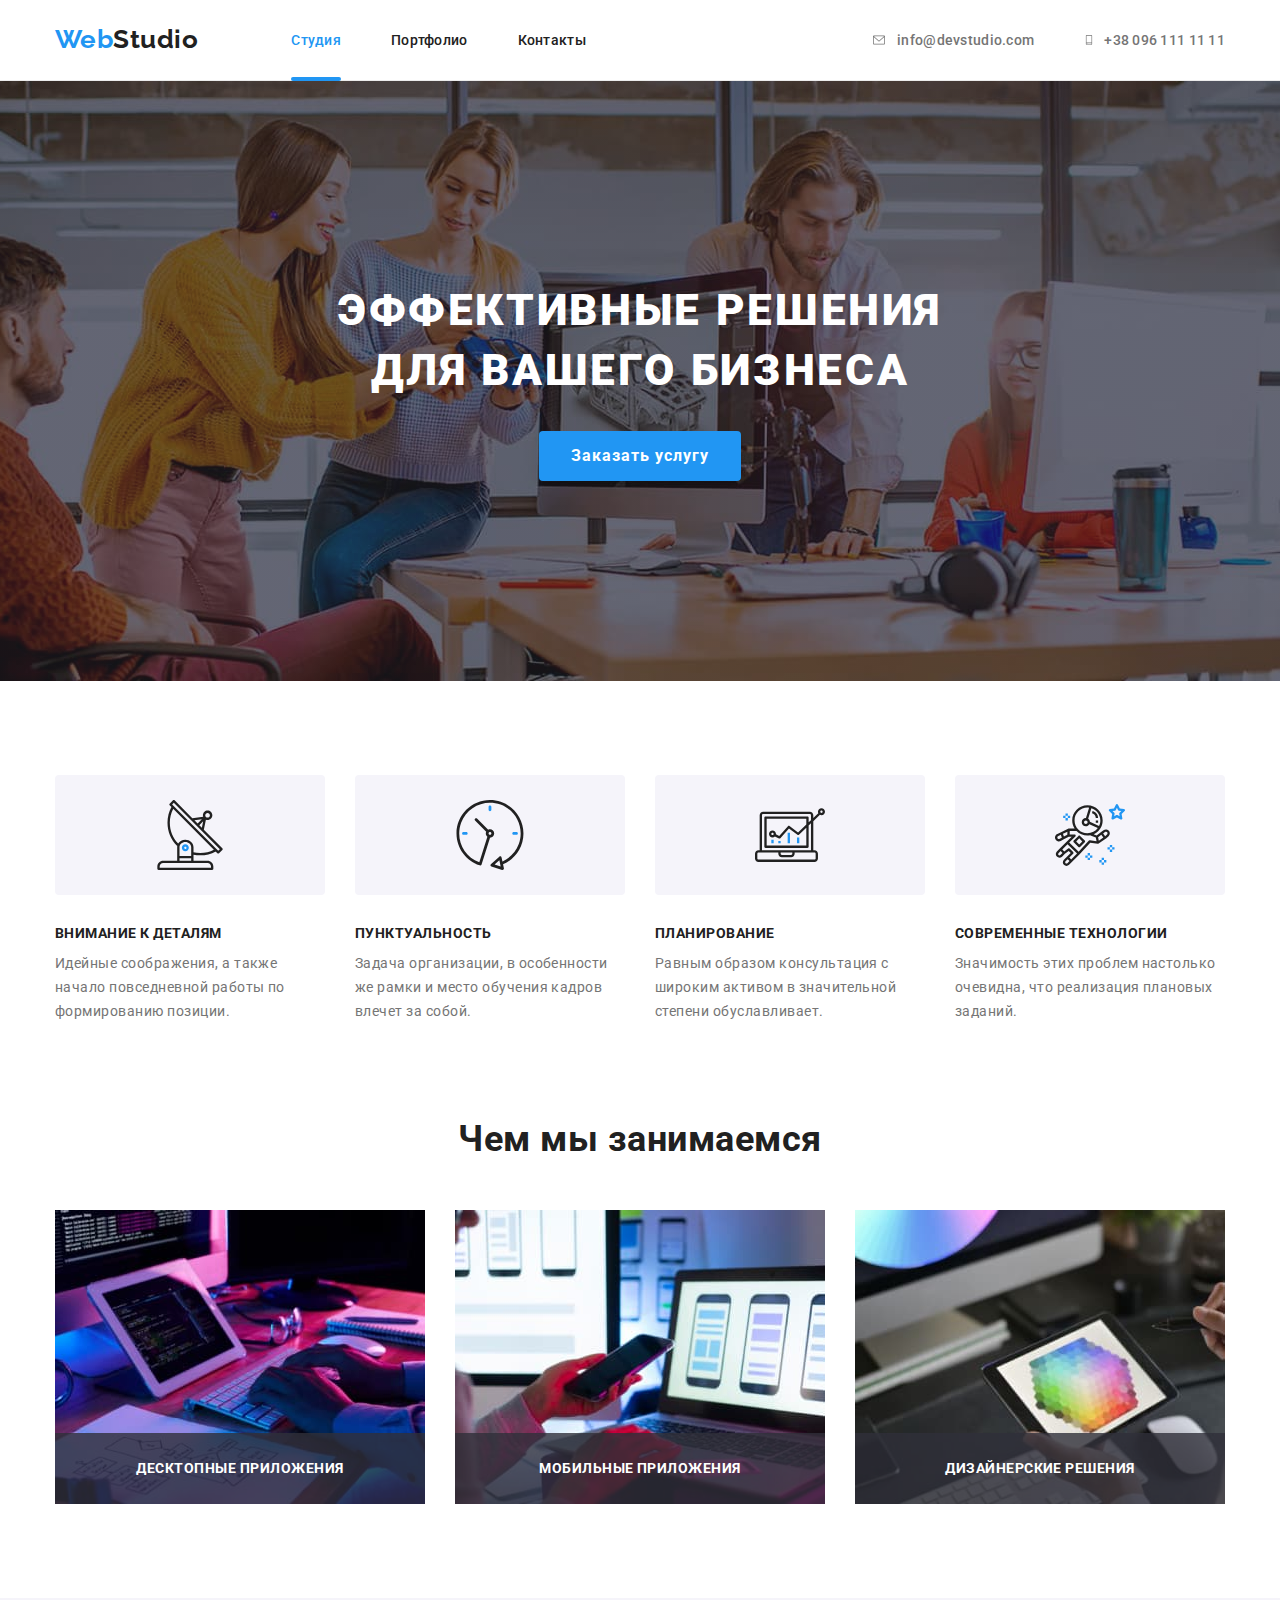
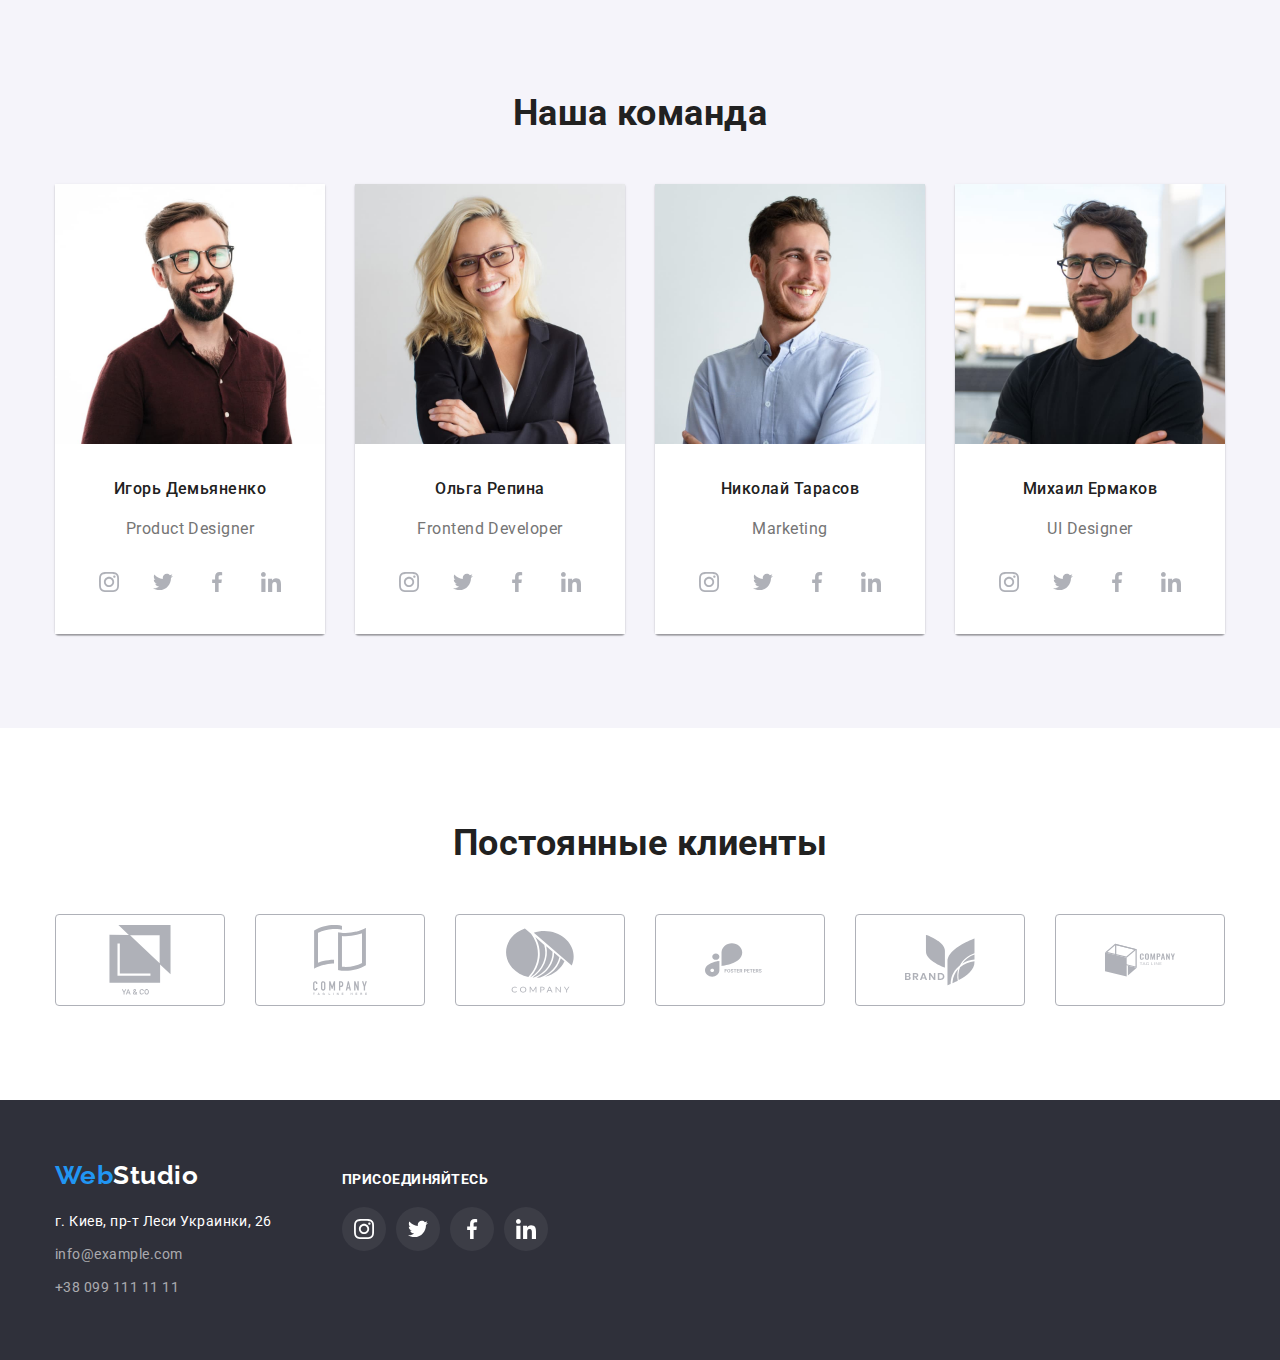
<file: index.html>
<!DOCTYPE html>
<html lang="ru">
<head>
    <meta charset="UTF-8">
    <meta http-equiv="X-UA-Compatible" content="IE=edge">
    <meta name="viewport" content="width=device-width, initial-scale=1.0">
    <title>Студия</title>
    <link href="https://fonts.googleapis.com/css2?family=Raleway:wght@700&family=Roboto:wght@400;500;700;900&display=swap"
      rel="stylesheet">
      <link rel="stylesheet" href="https://cdnjs.cloudflare.com/ajax/libs/modern-normalize/1.1.0/modern-normalize.min.css">
    <link rel="stylesheet" href="./css/styles.css">
</head>
<body>
    <!-- шапка документа -->
    <header class="header">
      <div class="main-nav container">
         
          <a href="./index.html" class="logo link"><span class="logo-part">Web</span>Studio</a>
          <nav class="nav">
          <ul class="site-nav list">
             <li class="item">
                 <a href="./index.html" class="link current">Студия</a>
             </li>
             <li class="item">
                 <a href="./portfolio.html" class="link">Портфолио</a>
             </li>
             <li class="item">
                 <a href="" class="link">Контакты</a>
             </li>
          </ul>
        </nav>
            <ul class="auth-nav list">
              <li class="item">
                 <a href="mailto:info@devstudio.com" class="contact"><svg class="nav-icon" width="16" height="12">
                  <use href="./images/icons.svg#icon-mail"></use>
                </svg>info@devstudio.com
                   </a>
              </li>
              <li class="item">
                 <a href="tel:+380961111111" class="contact"><svg class="nav-icon" width="10" height="16">
                  <use href="./images/icons.svg#icon-smartphone"></use>
                </svg>+38 096 111 11 11
                   </a>
              </li>
            </ul>

      </div>

    </header>

    <!-- основная часть -->
 <main>
      <!-- секция 1 hero -->

     <section class="section hero">
       <div class="container">
          <h1 class="hero-title">Эффективные решения <br/>для вашего бизнеса</h1>
          <button type="button" class="hero-btn" data-modal-open>Заказать услугу</button>
        </div>
     </section>

     <!-- секция 2 -->
     <section class="section">
       <div class="container">
          <h2 class="visuallyhidden">Преимущества</h2>
          <ul class=" feature list">
             <li class="feature-item">
               <div class="feature-icon">
                    <svg class="feature-icon-item" width="70" height="70">
                      <use href="./images/icons.svg#icon-antenna"></use>
                    </svg>
               </div>
                 <h3 class="feature-title">Внимание к деталям</h3>
                 <p class="feature-text">Идейные соображения, а также начало повседневной работы по формированию позиции.</p>
             </li>
             <li class="feature-item">
              <div class="feature-icon">
                <svg class="feature-icon-item" width="70" height="70">
                  <use href="./images/icons.svg#icon-clock"></use>
                </svg>
              </div>
                  <h3 class="feature-title">Пунктуальность</h3>
                  <p class="feature-text">Задача организации, в особенности же рамки и место обучения кадров влечет за собой.</p>
              </li>
              <li class="feature-item">
                <div class="feature-icon">
                  <svg class="feature-icon-item" width="70" height="70">
                    <use href="./images/icons.svg#icon-diagram"></use>
                  </svg>
                </div>
                  <h3 class="feature-title">Планирование</h3>
                  <p class="feature-text">Равным образом консультация с широким активом в значительной степени обуславливает.</p>
              </li>
              <li class="feature-item">
                <div class="feature-icon">
                  <svg class="feature-icon-item" width="70" height="70">
                    <use href="./images/icons.svg#icon-astronaut"></use>
                  </svg>
                </div>
                  <h3 class="feature-title">Современные технологии</h3>
                  <p class="feature-text">Значимость этих проблем настолько очевидна, что реализация плановых заданий.</p>
              </li>
           </ul>
        </div>
     </section>

     <!-- секция 3 -->

     <section class="do section">
       <div class="container">
         <h2 class="title">Чем мы занимаемся</h2>
         <ul class="idea list">
              <li class="visual-list">
                <div class="thumb">
                <img src="./images/design.jpg" width="370" height="294"  alt="написание кода">
              <p class="design">Десктопные приложения</p>
              </div>
             </li>
              <li class="visual-list">
                <div class="thumb">
                <img src="./images/visualization.jpg" width="370" height="294" alt="подбор интерфейса">
                <p class="design">Мобильные приложения</p>
              </div>
            </li>
              <li class="visual-list">
                <div class="thumb">
                <img src="./images/colors.jpg" width="370" height="294" alt="выбор цветового оформления">
              <p class="design">Дизайнерские решения</p>
            </div>
          </li>
         </ul>
       </div>
     </section>

     <!-- секция 4 -->

     <section class="section team">
       <div class="container">
         <h2 class="title">Наша команда</h2>
         <ul class="team-set list">
             <li class="team-card"><img src="./images/ihor.jpg" width="270" height="260"  alt="Игорь Демьяненко">
              <div class="team-card-footer">
               <h3 class="team-name">Игорь Демьяненко</h3>
               <p lang="en" class="team-position">Product Designer</p>
               <ul class="social-icon-set list">
                 <li class="social-icon"><a href="" class="social-icon-link"><svg class="social-icon-item" width="20" height="20"><use href="images/icons.svg#icon-instagram" ></use></svg></a></li>
                 <li class="social-icon"><a href="" class="social-icon-link"><svg class="social-icon-item" width="20" height="20"><use href="images/icons.svg#icon-twitter" ></use></svg></a></li>
                 <li class="social-icon"><a href="" class="social-icon-link"><svg class="social-icon-item" width="20" height="20"><use href="images/icons.svg#icon-facebook" ></use></svg></a></li>
                 <li class="social-icon"><a href="" class="social-icon-link"><svg class="social-icon-item" width="20" height="20"><use href="images/icons.svg#icon-linkedin" ></use></svg></a></li>
               </ul>
              </div>
             </li>
             <li class="team-card"><img src="./images/olha.jpg" width="270" height="260" alt="Ольга Репина">
              <div class="team-card-footer">
               <h3 class="team-name">Ольга Репина</h3>
               <p lang="en" class="team-position">Frontend Developer</p>
              <ul class="social-icon-set list">
                <li class="social-icon"><a href="" class="social-icon-link"><svg class="social-icon-item" width="20" height="20">
                      <use href="images/icons.svg#icon-instagram"></use>
                    </svg></a></li>
                <li class="social-icon"><a href="" class="social-icon-link"><svg class="social-icon-item" width="20" height="20">
                      <use href="images/icons.svg#icon-twitter"></use>
                    </svg></a></li>
                <li class="social-icon"><a href="" class="social-icon-link"><svg class="social-icon-item" width="20" height="20">
                      <use href="images/icons.svg#icon-facebook"></use>
                    </svg></a></li>
                <li class="social-icon"><a href="" class="social-icon-link"><svg class="social-icon-item" width="20" height="20">
                      <use href="images/icons.svg#icon-linkedin"></use>
                    </svg></a></li>
              </ul>
              </div>
             </li>
             <li class="team-card"><img src="./images/nikolay.jpg" width="270" height="260" alt="Николай Тарасов">
              <div class="team-card-footer">
               <h3 class="team-name">Николай Тарасов</h3>
               <p lang="en" class="team-position">Marketing</p>
              <ul class="social-icon-set list">
                <li class="social-icon"><a href="" class="social-icon-link"><svg class="social-icon-item" width="20" height="20">
                      <use href="images/icons.svg#icon-instagram"></use>
                    </svg></a></li>
                <li class="social-icon"><a href="" class="social-icon-link"><svg class="social-icon-item" width="20" height="20">
                      <use href="images/icons.svg#icon-twitter"></use>
                    </svg></a></li>
                <li class="social-icon"><a href="" class="social-icon-link"><svg class="social-icon-item" width="20" height="20">
                      <use href="images/icons.svg#icon-facebook"></use>
                    </svg></a></li>
                <li class="social-icon"><a href="" class="social-icon-link"><svg class="social-icon-item" width="20" height="20">
                      <use href="images/icons.svg#icon-linkedin"></use>
                    </svg></a></li>
              </ul>
              </div>
             </li>
             <li class="team-card"><img src="./images/mykhail.jpg" width="270" height="260" alt="Михаил Ермаков">
              <div class="team-card-footer">
               <h3 class="team-name">Михаил Ермаков</h3>
               <p lang="en" class="team-position">UI Designer</p>
              <ul class="social-icon-set list">
                <li class="social-icon"><a href="" class="social-icon-link"><svg class="social-icon-item" width="20" height="20">
                      <use href="images/icons.svg#icon-instagram"></use>
                    </svg></a></li>
                <li class="social-icon"><a href="" class="social-icon-link"><svg class="social-icon-item" width="20" height="20">
                      <use href="images/icons.svg#icon-twitter"></use>
                    </svg></a></li>
                <li class="social-icon"><a href="" class="social-icon-link"><svg class="social-icon-item" width="20" height="20">
                      <use href="images/icons.svg#icon-facebook"></use>
                    </svg></a></li>
                <li class="social-icon"><a href="" class="social-icon-link"><svg class="social-icon-item" width="20" height="20">
                      <use href="images/icons.svg#icon-linkedin"></use>
                    </svg></a></li>
              </ul>
              </div>
             </li>
         </ul>
       </div>
     </section>

     <!-- секция 5 -->

     <section class="section clients">
       <div class="container">
         <h2 class="title">Постоянные клиенты</h2>
         <ul class="clients-set list">
           <li class="clients-icon"><a href="" class="clients-icon-link"><svg class="clients-icon-item" width="70" height="70"><use href="./images/icons.svg#icon-square"></use></svg></a></li>
           <li class="clients-icon"><a href="" class="clients-icon-link"><svg class="clients-icon-item" width="70" height="70"><use href="./images/icons.svg#icon-sheet"></use></svg></a></li>
           <li class="clients-icon"><a href="" class="clients-icon-link"><svg class="clients-icon-item" width="70" height="70"><use href="./images/icons.svg#icon-orange"></use></svg></a></li>
           <li class="clients-icon"><a href="" class="clients-icon-link"><svg class="clients-icon-item" width="70" height="70"><use href="./images/icons.svg#icon-drop"></use></svg></a></li>
           <li class="clients-icon"><a href="" class="clients-icon-link"><svg class="clients-icon-item" width="70" height="70"><use href="./images/icons.svg#icon-leaf"></use></svg></a></li>
           <li class="clients-icon"><a href="" class="clients-icon-link"><svg class="clients-icon-item" width="70" height="70"><use href="./images/icons.svg#icon-cube"></use></svg></a></li>
         </ul>
       </div>
     </section>
    </main>

    <!-- подвал -->
    <footer class="footer">
        <div class="container footer-flex">
          <div class="contact-flex">
          <a href="./index.html" class="link logo-footer"><span class="logo-accent">Web</span>Studio</a>
          <address>
          <ul class="footer-address list">
            <li class="footer-address-go"><a href="https://www.google.com.ua/maps/place/%D0%B1%D1%83%D0%BB.+%D0%9B%D0%B5%D1%81%D0%B8+%D0%A3%D0%BA%D1%80%D0%B0%D0%B8%D0%BD%D0%BA%D0%B8,+26,+%D0%9A%D0%B8%D0%B5%D0%B2,+02000/@50.4265807,30.5361918,17z/data=!3m1!4b1!4m5!3m4!1s0x40d4cf0e033ecbe9:0x57a4dffefec77da0!8m2!3d50.4265807!4d30.5383858?hl=ru"
                class="site-address link">г. Киев, пр-т Леси Украинки, 26</a></li>
            
                <li class="footer-address-point"><a href="mailto:info@example.com" class="link footer-contact">info@example.com</a></li>
                <li class="footer-address-point"><a href="tel:+380991111111" class="link footer-contact">+38 099 111 11 11</a></li>
          </ul>
          </address>
          </div>
          <div class="join">
            <h2 class="title join-title">присоединяйтесь</h2>
            <ul class="footer-icon-set list">
              <li class="footer-icon"><a href="" class="footer-icon-link"><svg class="footer-icon-item" width="20" height="20">
                    <use href="images/icons.svg#icon-instagram" ></use>
                  </svg></a></li>
              <li class="footer-icon"><a href="" class="footer-icon-link"><svg class="footer-icon-item" width="20" height="20">
                    <use href="images/icons.svg#icon-twitter" ></use>
                  </svg></a></li>
              <li class="footer-icon"><a href="" class="footer-icon-link"><svg class="footer-icon-item" width="20" height="20">
                    <use href="images/icons.svg#icon-facebook" ></use>
                  </svg></a></li>
              <li class="footer-icon"><a href="" class="footer-icon-link"><svg class="footer-icon-item" width="20" height="20">
                    <use href="images/icons.svg#icon-linkedin" ></use>
                  </svg></a></li>
            </ul>
          </div>
        </div>

    </footer>
    <div class="backdrop is-hidden" data-modal>
      <div class="modal">
        <button type="button" class="modal-x" data-modal-close>
          <svg class="modal-x-svg" width="18" height="18">
            <use href="images/icons.svg#icon-x"></use>
          </svg>
        </button>
      </div>
    </div>
    <script src="./js/modal.js"></script>
</body>
</html>
</file>
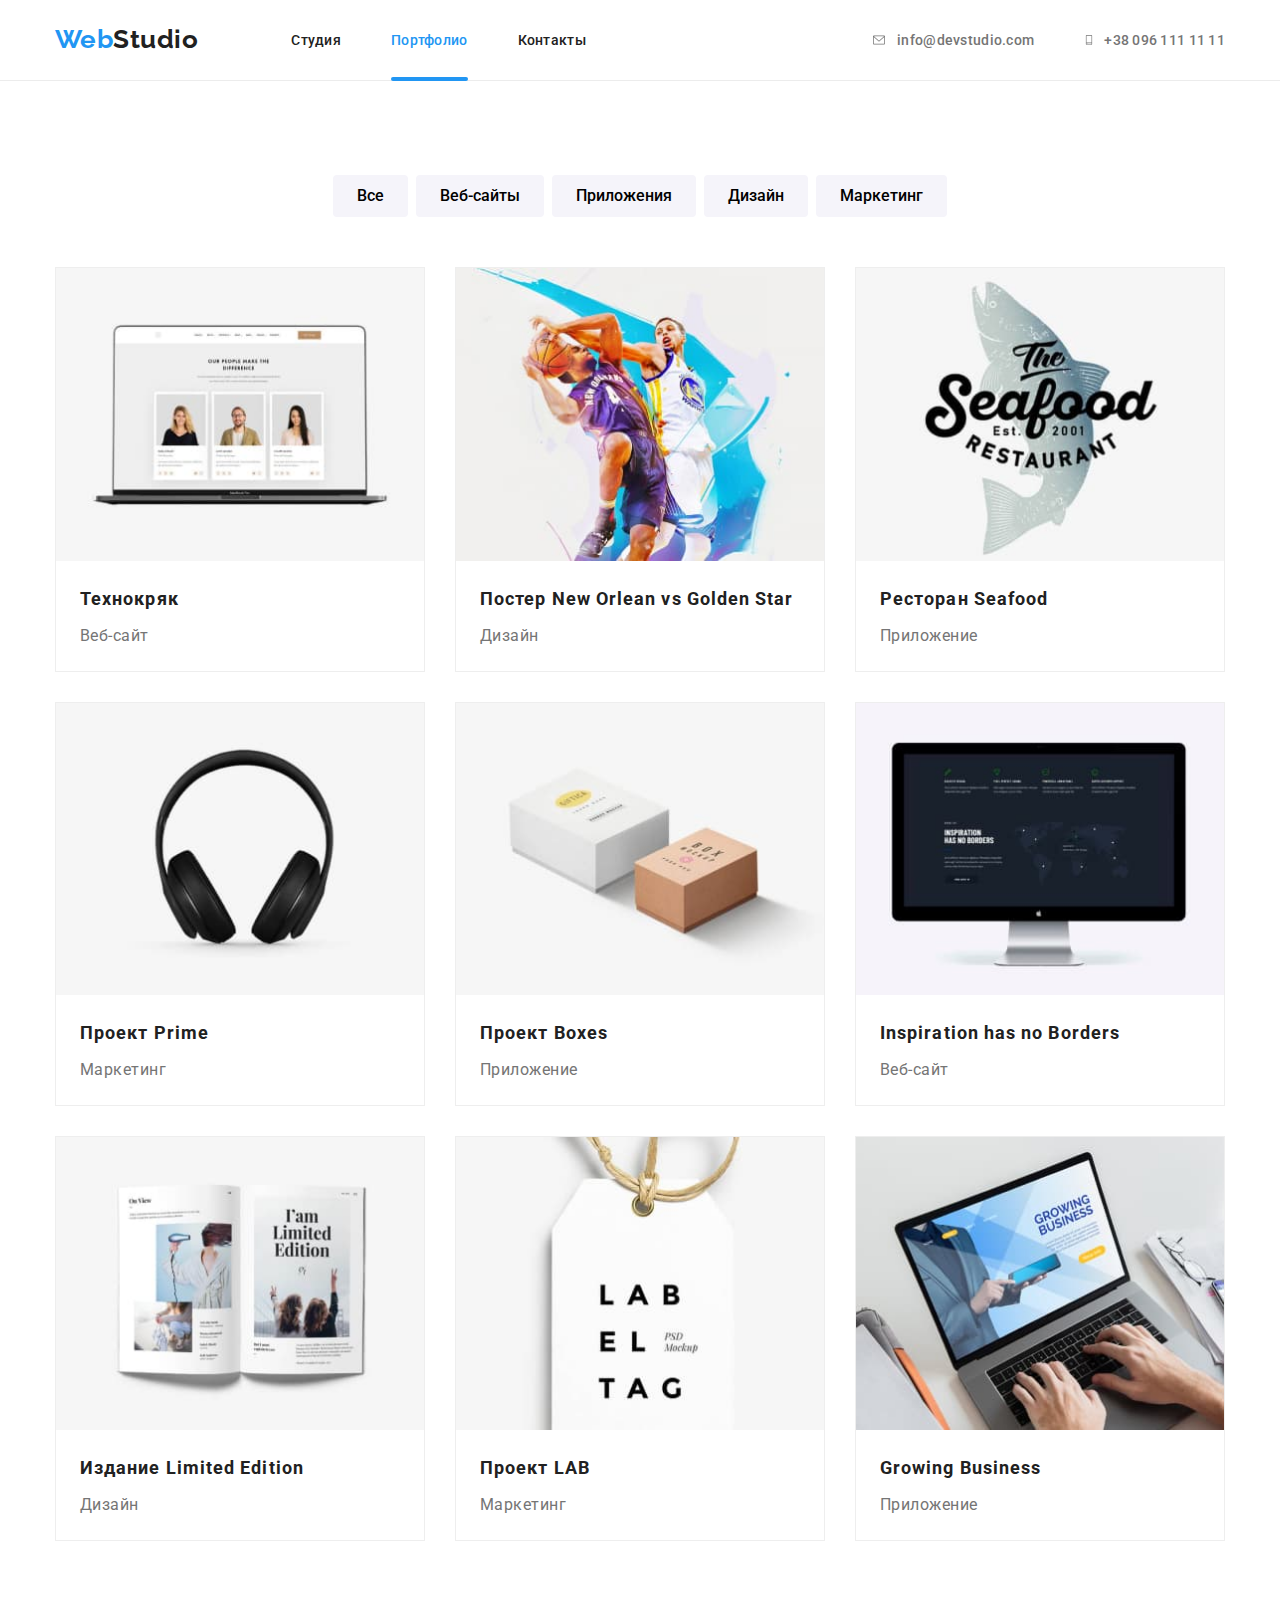
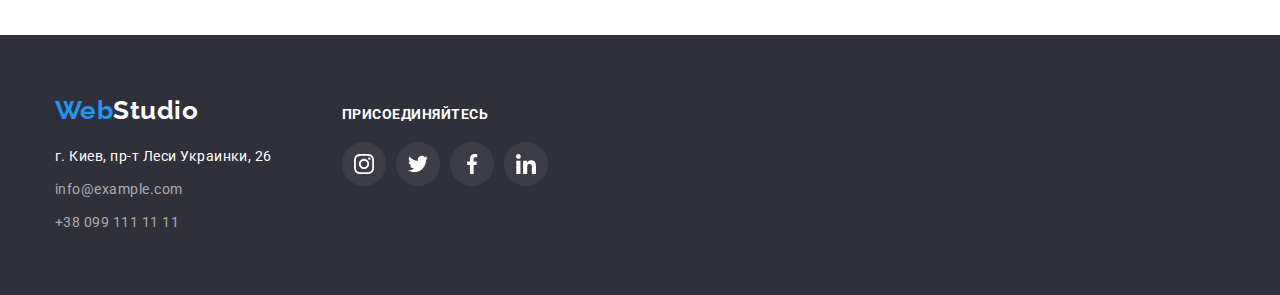
<file: portfolio.html>
<!DOCTYPE html>
<html lang="ru">
<head>
    <meta charset="UTF-8">
    <meta http-equiv="X-UA-Compatible" content="IE=edge">
    <meta name="viewport" content="width=device-width, initial-scale=1.0">
    <title>Портфолио</title>
    <link href="https://fonts.googleapis.com/css2?family=Raleway:wght@700&family=Roboto:wght@400;500;700;900&display=swap"
        rel="stylesheet">
        <link rel="stylesheet" href="https://cdnjs.cloudflare.com/ajax/libs/modern-normalize/1.1.0/modern-normalize.min.css">
    <link rel="stylesheet" href="./css/styles.css">
</head>
<body>

    <!-- шапка -->

    <header class="header">
        <div class="main-nav container">
    
            <a href="./index.html" class="logo link"><span class="logo-part">Web</span>Studio</a>
            <nav class="nav">
                <ul class="site-nav list">
                    <li class="item">
                        <a href="./index.html" class="link">Студия</a>
                    </li>
                    <li class="item">
                        <a href="./portfolio.html" class="link current">Портфолио</a>
                    </li>
                    <li class="item">
                        <a href="" class="link">Контакты</a>
                    </li>
                </ul>
            </nav>
            <ul class="auth-nav list">
                <li class="item">
                    <a href="mailto:info@devstudio.com" class="contact"><svg class="nav-icon" width="16" height="12">
                            <use href="./images/icons.svg#icon-mail"></use>
                        </svg>info@devstudio.com
                    </a>
                </li>
                <li class="item">
                    <a href="tel:+380961111111" class="contact"><svg class="nav-icon" width="10" height="16">
                            <use href="./images/icons.svg#icon-smartphone"></use>
                        </svg>+38 096 111 11 11
                    </a>
                </li>
            </ul>
    
        </div>
    
    </header>

    <!-- основная часть -->

    <main>
        <section class="section">
            <div class="container">
        <!-- фильтр -->
       <ul class="filter list">
           <li class="filter-btn"><button type="button" class="btn">Все</button></li>
           <li class="filter-btn"><button type="button" class="btn">Веб-сайты</button></li>
           <li class="filter-btn"><button type="button" class="btn">Приложения</button></li>
           <li class="filter-btn"><button type="button" class="btn">Дизайн</button></li>
           <li class="filter-btn"><button type="button" class="btn">Маркетинг</button></li>
       </ul>
       
       <!-- примеры работ -->
           <h1 class="visuallyhidden">Примеры работ</h1>
          <ul class="examples list">
              <li class="examples-item "><a href=""  class="examples-link">
                  <div class="examples-overlay">
                  <img src="./images/technocrack.jpg" alt="страница сайта клиента" width="370" height="294">
                  <div class="examples-back">
                  <p>Технокряк это современная площадка распространения коронавируса. Компании используют эту платформу для цифрового
                шпионажа и атак на защищённые сервера конкурентов.</p>
                  </div>
                  </div>
                  <div class="examples-footer">
                  <h2 class="works">Технокряк</h2>
                  <p class="works-type">Веб-сайт</p>
                </div></a>
                </li>
              <li class="examples-item"><a href="" class="examples-link">
                <div class="examples-overlay">
                  <img src="./images/neworlean.jpg" alt="двое баскетболистов борются за мяч" width="370" height="294">
                <div class="examples-back">
                    <p>Технокряк это современная площадка распространения коронавируса. Компании используют эту платформу для цифрового
                        шпионажа и атак на защищённые сервера конкурентов.</p>
                </div>
                </div>
                  <div class="examples-footer">
                  <h2 class="works">Постер <span lang="en">New Orlean vs Golden Star</span></h2>
                  <p class="works-type">Дизайн</p>
                </div></a>
                </li>
              <li class="examples-item"><a href="" class="examples-link">
                <div class="examples-overlay">
                <img src="./images/seafood.jpg" alt="рыба логотип ресторана" width="370" height="294">
                    <div class="examples-back">
                    <p>Технокряк это современная площадка распространения коронавируса. Компании используют эту платформу для цифрового
                        шпионажа и атак на защищённые сервера конкурентов.</p>
                </div>
                </div>
                  <div class="examples-footer">
                  <h2 class="works">Ресторан <span lang="en">Seafood</span></h2>
                  <p class="works-type">Приложение</p>
                </div></a>
                </li>
              <li class="examples-item"><a href="" class="examples-link">
                <div class="examples-overlay">
                <img src="./images/prime.jpg" alt="наушники" width="370" height="294">
                  <div class="examples-back">
                    <p>Технокряк это современная площадка распространения коронавируса. Компании используют эту платформу для цифрового
                        шпионажа и атак на защищённые сервера конкурентов.</p>
                </div>
                </div>
                  <div class="examples-footer">
                  <h2 class="works">Проект <span lang="en">Prime</span></h2>
                  <p class="works-type">Маркетинг</p>
                </div></a>
                </li>
              <li class="examples-item"><a href="" class="examples-link">
                <div class="examples-overlay">
                <img src="./images/boxes.jpg" alt="две коробки" width="370" height="294">
                <div class="examples-back">
                    <p>Технокряк это современная площадка распространения коронавируса. Компании используют эту платформу для цифрового
                        шпионажа и атак на защищённые сервера конкурентов.</p>
                </div>
                </div>
                  <div class="examples-footer">
                  <h2 class="works">Проект <span lang="en">Boxes</span></h2>
                  <p class="works-type">Приложение</p>
                </div></a>
                </li>
              <li class="examples-item"><a href="" class="examples-link">
                <div class="examples-overlay">
                <img src="./images/borders.jpg" alt="монитор с открытым изображением карты" width="370" height="294">
                  <div class="examples-footer">
                  <h2 class="works"><span lang="en">Inspiration has no Borders</span></h2>
                  <p class="works-type">Веб-сайт</p>
                </div></a>
                </li>
              <li class="examples-item"><a href="" class="examples-link">
                <div class="examples-overlay">
                <img src="./images/limited.jpg" alt="развоврот глянцевого журнала" width="370" height="294">
                <div class="examples-back">
                    <p>Технокряк это современная площадка распространения коронавируса. Компании используют эту платформу для цифрового
                        шпионажа и атак на защищённые сервера конкурентов.</p>
                </div>
                </div>
                  <div class="examples-footer">
                  <h2 class="works">Издание <span lang="en">Limited Edition</span></h2>
                  <p class="works-type">Дизайн</p>
                </div></a>
                </li>
              <li class="examples-item"><a href="" class="examples-link">
                <div class="examples-overlay">
                <img src="./images/lab.jpg" alt="бирка с надписью" width="370" height="294">
                  
                <div class="examples-back">
                    <p>Технокряк это современная площадка распространения коронавируса. Компании используют эту платформу для цифрового
                        шпионажа и атак на защищённые сервера конкурентов.</p>
                </div>
                </div>
                <div class="examples-footer">
                  <h2 class="works">Проект <span lang="en">LAB</span></h2>
                  <p class="works-type">Маркетинг</p>
                </div></a>
                </li>
              <li class="examples-item"><a href="" class="examples-link">
                <div class="examples-overlay">
                <img src="./images/growing.jpg" alt="приложение для бизнеса" width="370" height="294">
                <div class="examples-back">
                    <p>Технокряк это современная площадка распространения коронавируса. Компании используют эту платформу для цифрового
                        шпионажа и атак на защищённые сервера конкурентов.</p>
                </div>
                </div>
                  <div class="examples-footer">
                  <h2 class="works"><span lang="en">Growing Business</span></h2>
                  <p class="works-type">Приложение</p>
                </div></a>
                </li>
          </ul>
        </div>
       </section>
    </main>

    <!-- подвал -->

    <footer class="footer">
        <div class="container footer-flex">
            <div class="contact-flex">
                <a href="./index.html" class="link logo-footer"><span class="logo-accent">Web</span>Studio</a>
                <address>
                    <ul class="footer-address list">
                        <li class="footer-address-go"><a
                                href="https://www.google.com.ua/maps/place/%D0%B1%D1%83%D0%BB.+%D0%9B%D0%B5%D1%81%D0%B8+%D0%A3%D0%BA%D1%80%D0%B0%D0%B8%D0%BD%D0%BA%D0%B8,+26,+%D0%9A%D0%B8%D0%B5%D0%B2,+02000/@50.4265807,30.5361918,17z/data=!3m1!4b1!4m5!3m4!1s0x40d4cf0e033ecbe9:0x57a4dffefec77da0!8m2!3d50.4265807!4d30.5383858?hl=ru"
                                class="site-address link">г. Киев, пр-т Леси Украинки, 26</a></li>
    
                        <li class="footer-address-point"><a href="mailto:info@example.com"
                                class="link footer-contact">info@example.com</a></li>
                        <li class="footer-address-point"><a href="tel:+380991111111" class="link footer-contact">+38 099 111
                                11 11</a></li>
                    </ul>
                </address>
            </div>
            <div class="join">
                <h2 class="title join-title">присоединяйтесь</h2>
                <ul class="footer-icon-set list">
                    <li class="footer-icon"><a href="" class="footer-icon-link"><svg class="footer-icon-item" width="20"
                                height="20">
                                <use href="images/icons.svg#icon-instagram"></use>
                            </svg></a></li>
                    <li class="footer-icon"><a href="" class="footer-icon-link"><svg class="footer-icon-item" width="20"
                                height="20">
                                <use href="images/icons.svg#icon-twitter"></use>
                            </svg></a></li>
                    <li class="footer-icon"><a href="" class="footer-icon-link"><svg class="footer-icon-item" width="20"
                                height="20">
                                <use href="images/icons.svg#icon-facebook"></use>
                            </svg></a></li>
                    <li class="footer-icon"><a href="" class="footer-icon-link"><svg class="footer-icon-item" width="20"
                                height="20">
                                <use href="images/icons.svg#icon-linkedin"></use>
                            </svg></a></li>
                </ul>
            </div>
        </div>
    
    </footer>
    
</body>
</html>
</file>
<file: css/styles.css>
html {
  box-sizing: border-box;
}
*,
*::before,
*::after {
  box-sizing: inherit;
}

:root {
  --logo-text-color: #000000;
  --accent-text-color: #2196f3;
  --primary-text-color: #212121;
  --secondary-text-color: #757575;
  --additional-color: rgba(255, 255, 255, 0.6);
  --hero-bcg-color: #2f303a;
  --primary-white-color: #ffffff;
  --card-radius: 0px 0px 4px 4px;
  --border-color: #eeeeee;
  --header-border: #ececec;
  --button-floor-color: #f5f4fa;
  --team-bcg-color: #f5f4fa;
  --primary-bcg-color: #ffffff;
  --gradient: rgba(47, 48, 58, 0.4);
  --icon-color: #afb1b8;
  --modal-x-close-color: #00000010;
  --footer-icon-bcg-color: #ffffff10;
  --backdrop-bcg-color: rgba(0, 0, 0, 0.2);
  --overlay-bcg-design: rgba(47, 48, 58, 0.8);
  --overlay-project: rgba(33, 150, 243, 0.9);

  --timing-function: cubic-bezier(0.4, 0, 0.2, 1);

  --button-shadow: 0px 3px 1px rgba(0, 0, 0, 0.1),
    0px 1px 2px rgba(0, 0, 0, 0.08), 0px 2px 2px rgba(0, 0, 0, 0.12);

  --button-hero-shadow: 0px 4px 4px rgba(0, 0, 0, 0.15);
  --card-footer-shadow: 0px 1px 3px rgba(0, 0, 0, 0.12),
    0px 1px 1px rgba(0, 0, 0, 0.14), 0px 2px 1px rgba(0, 0, 0, 0.2);

  --card-project-shadow: 0px 1px 1px rgba(0, 0, 0, 0.12),
    0px 4px 4px rgba(0, 0, 0, 0.06), 1px 4px 6px rgba(0, 0, 0, 0.16);

  --modal-shadow: 0px 1px 3px rgba(0, 0, 0, 0.12),
    0px 1px 1px rgba(0, 0, 0, 0.14), 0px 2px 1px rgba(0, 0, 0, 0.2);

  --filter-shadow: 0px 3px 1px rgba(0, 0, 0, 0.1),
    0px 4px 4px rgba(0, 0, 0, 0.25), 0px 4px 4px rgba(0, 0, 0, 0.25);
}

body {
  background-color: var(--primary-bcg-color);
  color: var(--primary-text-color);
  font-family: "roboto", sans-serif;
  letter-spacing: 0.03em;
}

h1,
h2,
h3,
p {
  font-family: "roboto", sans-serif;
  margin: 0;
  padding: 0;
}

button {
  font-family: inherit;
  cursor: pointer;
}

.list {
  list-style: none;
  margin: 0;
  padding: 0;
}
a {
  text-decoration: none;
}

img {
  display: block;
  max-width: 100%;
  height: auto;
}

.container {
  width: 1200px;
  padding-left: 15px;
  padding-right: 15px;
  margin-right: auto;
  margin-left: auto;
}

/* шапка  */

.header {
  background-color: var(--primary-white-color);
  border-bottom: 1px solid var(--header-border);
}

.logo {
  display: block;
  color: var(--logo-text-color);
  font-family: "raleway", sans-serif;
  font-weight: 700;
  font-size: 26px;
  line-height: 1.17;
  padding-top: 24px;
  padding-bottom: 25px;
}

.logo-part {
  color: var(--accent-text-color);
  font-family: "raleway", sans-serif;
  font-weight: 700;
}

/* навигация */
.main-nav {
  display: flex;
  align-items: center;
}
.nav {
  margin-left: 93px;
}
.site-nav {
  display: flex;
  font-size: 14px;
  line-height: 1.17;
  letter-spacing: 0.02em;
  font-weight: 500;
}

.site-nav .item:not(:last-child) {
  margin-right: 50px;
}

.site-nav .item:last-child {
  margin-right: 0px;
}

.site-nav .link {
  display: block;
  padding-top: 32px;
  padding-bottom: 32px;
}

.site-nav .current {
  color: var(--accent-text-color);
}

/* контакты в хедере */
.auth-nav {
  display: flex;
  margin-left: auto;
  font-size: 14px;
  line-height: 1.17;
  letter-spacing: 0.02em;
  font-weight: 500;
}

.auth-nav .item + .item {
  margin-left: 50px;
}

.auth-nav .item:last-child {
  margin-right: 0px;
}

.auth-nav .contact {
  display: flex;
  align-items: center;

  padding-top: 32px;
  padding-bottom: 32px;
}

.link .current {
  color: tomato;
}

.contact {
  color: var(--secondary-text-color);

  transition-property: color;
  transition-duration: 250ms;
  transition-timing-function: var(--timing-function);
}

.contact:hover,
.contact:focus {
  color: var(--accent-text-color);
}
.link {
  color: var(--primary-text-color);
  font-style: normal;

  transition-property: color;
  transition-duration: 250ms;
  transition-timing-function: var(--timing-function);
}

.link:focus,
.link:hover {
  color: var(--accent-text-color);
}

.nav-icon {
  display: flex;
  align-items: center;
  margin-right: 10px;
  fill: var(--secondary-text-color);

  transition-property: fill;
  transition-duration: 250ms;
  transition-timing-function: var(--timing-function);
}

.contact:hover .nav-icon,
.contact:focus .nav-icon {
  fill: var(--accent-text-color);
}

/* выезжающее подчеркивание */

.item {
  position: relative;
  display: block;
}
.item > .link::after {
  position: absolute;
  content: "";
  display: block;
  width: 100%;
  height: 4px;
  left: 0;
  bottom: -1px;
  opacity: 0;
  transform: scaley(1);

  border-radius: 2px;

  background-color: var(--accent-text-color);

  transition-property: color;
  transition-duration: 250ms;
  transition-timing-function: var(--timing-function);

  transition-property: opacity;
  transition-duration: 250ms;
  transition-timing-function: var(--timing-function);
}

.link.current::after {
  content: "";
  opacity: 1;
}

.link.current:hover::after {
  opacity: 0;
  transform: scaley(0);
  background-color: var(--accent-text-color);
}

/* секция */

.section {
  padding-top: 94px;
  padding-bottom: 94px;
}

/* Герой */
.hero {
  background-color: var(--hero-bcg-color);
  background-image: linear-gradient(to right, var(--gradient), var(--gradient)),
    url(../images/bcg.jpg);
  background-repeat: no-repeat;
  background-position: center;
  max-width: 1600px;
  height: 600px;
  padding: 200px 0px;
  margin-left: auto;
  margin-right: auto;
  text-align: center;
}
.hero-title {
  color: var(--primary-white-color);
  font-weight: 900;
  font-size: 44px;
  line-height: 1.36;
  letter-spacing: 0.06em;
  text-transform: uppercase;
  margin-bottom: 30px;
}

.hero-btn {
  display: inline-block;
  color: var(--primary-white-color);
  background-color: var(--accent-text-color);
  font-size: 16px;
  line-height: 1.88;
  letter-spacing: 0.06em;
  font-weight: 700;
  min-width: 200px;
  min-height: 50px;
  padding: 10px 32px;
  border: 0px;
  border-radius: 4px;
  box-shadow: var(--button-hero-shadow);
}

/* преимущества */

.feature {
  display: flex;
}

.feature-item {
  margin-right: 30px;
  max-width: 270px;
  width: calc((100% - 3 * 30px) / 4);
}

.feature-item:nth-child(4n) {
  margin-right: 0px;
}

.feature-title {
  font-size: 14px;
  line-height: 1.17;
  text-transform: uppercase;
  margin-bottom: 10px;
}

.feature-text {
  color: var(--secondary-text-color);
  font-size: 14px;
  line-height: 1.71;
}

.feature-icon {
  display: flex;
  justify-content: center;
  align-items: center;
  margin-bottom: 30px;
  background-color: var(--button-floor-color);
  border-radius: 4px;
  max-width: 270px;
  height: 120px;
}

/* общее для наша команда и чем мы занимаемся */

.title {
  display: block;
  font-size: 36px;
  line-height: 1.17;
  margin-bottom: 50px;
  text-align: center;
}

/* чем мы занимаемся */

.do {
  padding-top: 0;
}
.idea {
  display: flex;
}
.visual-list {
  margin-right: 30px;
}

.visual-list:nth-child(3n) {
  margin-right: 0;
}

.thumb {
  position: relative;
}

.thumb > .design {
  position: absolute;
  bottom: 0;
  right: 0;
  left: 0;
  margin: 0;
  text-align: center;
  padding: 27px 0px;

  font-size: 14px;
  line-height: 1.17;
  font-weight: 700;
  text-transform: uppercase;
  color: var(--primary-white-color);
  background-color: var(--overlay-bcg-design);
}

/* наша команда */

.team {
  background-color: var(--team-bcg-color);
}

.team-set {
  display: flex;
}

.team-card {
  width: calc((100% - 3 * 30px) / 4);
  margin-right: 30px;
  box-shadow: var(--card-footer-shadow);
  border-radius: var(--card-radius);
}

.team-card:nth-child(4n) {
  margin-right: 0;
}

.team-name {
  font-size: 16px;
  line-height: 1.88;
  font-weight: 500;

  text-align: center;
}

.team-position {
  color: var(--secondary-text-color);
  font-size: 16px;
  line-height: 1.88;

  text-align: center;
  margin-top: 10px;
  margin-bottom: 16px;
}

.team-card-footer {
  background-color: var(--primary-white-color);
  padding-top: 30px;
  padding-bottom: 30px;
}

.social-icon-set {
  display: flex;
  justify-content: center;
}

.social-icon-link {
  width: 44px;
  height: 44px;
  border-radius: 50%;
  background-color: var(--primary-bcg-color);

  display: flex;
  justify-content: center;
  align-items: center;

  /* анимация блока наша команда */

  transition-property: background-color;
  transition-duration: 250ms;
  transition-timing-function: var(--timing-function);
}

.social-icon:not(:last-child) {
  margin-right: 10px;
}

.social-icon-item {
  fill: var(--icon-color);

  transition-property: fill;
  transition-duration: 250ms;
  transition-timing-function: var(--timing-function);
}

.social-icon-link:hover,
.social-icon-link:focus {
  background-color: var(--accent-text-color);
}

.social-icon-link:hover .social-icon-item,
.social-icon-link:focus .social-icon-item {
  fill: var(--primary-white-color);
}

/*  наши клиенты */

.clients-set {
  display: flex;
  justify-content: center;
}

.clients-icon-link {
  display: flex;
  justify-content: center;
  align-items: center;
  width: 170px;
  height: 92px;

  border: 1px solid var(--icon-color);
  border-radius: 4px;
  text-decoration: none;

  transition-property: color;
  transition-duration: 250ms;
  transition-timing-function: var(--timing-function);
}

.clients-icon:not(:last-child) {
  margin-right: 30px;
}

.clients-icon:last-child {
  margin-right: 0px;
}

.clients-icon-link:hover,
.clients-icon-link:focus {
  border: 1px solid var(--accent-text-color);
}

.clients-icon-link:hover .clients-icon-item,
.clients-icon-link:focus .clients-icon-item {
  fill: var(--accent-text-color);
}

.clients-icon-item {
  fill: var(--icon-color);

  transition-property: fill;
  transition-duration: 250ms;
  transition-timing-function: var(--timing-function);
}
/* подвал */

.footer-flex {
  display: flex;
  align-items: baseline;
}

.contact-flex {
  margin-right: 70px;
}

.logo-footer {
  font-family: "raleway", sans-serif;
  color: var(--primary-white-color);
  font-weight: 700;
  font-size: 26px;
  line-height: 1.17;
}

.logo-accent {
  color: var(--accent-text-color);
}

.footer-address {
  color: var(--primary-white-color);
  font-size: 14px;
  line-height: 1.71;
  font-style: normal;
}

.site-address {
  color: var(--primary-white-color);
}

.footer-contact {
  color: var(--additional-color);
}

.footer-address-point {
  margin-top: 9px;
}

.footer-address-go {
  margin-top: 20px;
}

.footer {
  background-color: var(--hero-bcg-color);
  padding-top: 60px;
  padding-bottom: 60px;
}

/* присоединяйтесь */

.join-title {
  color: var(--primary-white-color);
  font-size: 14px;
  line-height: 1.17;
  text-transform: uppercase;
  margin-bottom: 20px;
  text-align: left;
}

.footer-icon-set {
  display: flex;
  justify-content: center;
}

.footer-icon:not(:last-child) {
  margin-right: 10px;
}

.footer-icon:last-child {
  margin-right: 0;
}
.footer-icon-link {
  width: 44px;
  height: 44px;
  border-radius: 50%;
  background-color: var(--footer-icon-bcg-color);

  display: flex;
  justify-content: center;
  align-items: center;

  transition-property: background-color;
  transition-duration: 250ms;
  transition-timing-function: var(--timing-function);
}

.footer-icon-link:hover,
.footer-icon-link:focus {
  background-color: var(--accent-text-color);
}

.footer-icon-link:hover .footer-icon-item,
.footer-icon-link:focus .footer-icon-item {
  fill: var(--primary-white-color);
}

.footer-icon-item {
  fill: var(--primary-white-color);

  transition-property: background-color;
  transition-duration: 250ms;
  transition-timing-function: var(--timing-function);
}

/* фильтр кнопок */

.filter {
  display: flex;
  justify-content: center;
  margin-bottom: 50px;
}

.filter-btn:not(:last-child) {
  margin-right: 8px;
}

.filter-btn:last-child {
  margin-right: 0;
}

.btn {
  background-color: var(--button-floor-color);
  display: inline-block;
  font-weight: 500;
  font-size: 16px;
  line-height: 1.62;

  border-radius: 4px;
  border-color: transparent;
  padding: 6px 22px;

  transition-property: background-color;
  transition-duration: 250ms;
  transition-timing-function: var(--timing-function);

  transition-property: box-shadow;
  transition-duration: 250ms;
  transition-timing-function: var(--timing-function);

  transition-property: color;
  transition-duration: 250ms;
  transition-timing-function: var(--timing-function);
}

.btn:hover,
.btn:focus {
  background-color: var(--accent-text-color);
  color: var(--primary-white-color);
  box-shadow: var(--filter-shadow);
}

/* примеры работ */

.examples {
  display: flex;
  flex-wrap: wrap;
}

.examples-item:hover,
.examples-item:focus {
  box-shadow: var(--card-project-shadow);
  cursor: pointer;
}

.examples-link {
  text-decoration: none;
  color: inherit;
}

.examples-item {
  width: calc((100% - 2 * 30px) / 3);
  margin-right: 30px;
  margin-bottom: 30px;
  border: 1px solid var(--border-color);

  transition-property: box-shadow;
  transition-duration: 250ms;
  transition-timing-function: var(--timing-function);
}

.examples-item:nth-child(3n) {
  margin-right: 0;
}

.examples-item:nth-last-child(-n + 3) {
  margin-bottom: 0;
}

.examples-footer {
  padding: 20px 24px;
  background: var(--primary-background-color);
}
.works {
  font-size: 18px;
  line-height: 2;
  letter-spacing: 0.06em;
}

.works-type {
  color: var(--secondary-text-color);
  font-size: 16px;
  line-height: 1.88;
  margin-top: 4px;
}

/* оверлей проектов */

.examples-overlay {
  position: relative;
  overflow: hidden;
}

.examples-back {
  position: absolute;

  display: inline-block;

  width: 100%;
  height: 100%;
  bottom: 0;
  right: 0;
  background-color: var(--overlay-project);

  padding: 63px 24px;
  transform: translateY(120%);

  font-size: 18px;
  line-height: 1.55;
  font-weight: normal;
  text-align: left;
  color: var(--primary-white-color);

  transition-property: transform;
  transition-duration: 250ms;
  transition-timing-function: var(--timing-function);
}

.examples-link:hover .examples-back,
.examples-link:focus .examples-back {
  transform: translateY(0%);
}

/* модальное окно */

.backdrop {
  position: fixed;

  top: 0;
  left: 0;
  width: 100%;
  height: 100%;
  background-color: var(--backdrop-bcg-color);

  transition-property: opacity;
  transition-duration: 250ms;
  transition-timing-function: var(--timing-function);
}

.backdrop.is-hidden {
  opacity: 0;
  pointer-events: none;
  visibility: hidden;
}

.backdrop.is-hidden .modal {
  transform: translate(-50%, -50%) scale(0.9);
}

.modal {
  position: absolute;
  min-width: 528px;
  min-height: 581px;
  left: 50%;
  top: 50%;
  transform: translate(-50%, -50%);

  background-color: var(--primary-bcg-color);
  border-radius: 4px;
  box-shadow: var(--modal-shadow);

  transition-property: transform;
  transition-duration: 250ms;
  transition-timing-function: var(--timing-function);
}

.modal-x {
  position: absolute;
  top: 8px;
  right: 8px;
  border-radius: 50%;
  width: 30px;
  height: 30px;

  border: 1px solid var(--modal-x-close-color);
  background-color: var(--primary-bcg-color);
}

.modal-x-svg {
  position: absolute;
  bottom: 6px;
  right: 5px;
  top: 5px;
}
.visuallyhidden:not(:focus):not(:active) {
  position: absolute;

  width: 1px;
  height: 1px;
  margin: -1px;
  border: 0;
  padding: 0;

  white-space: nowrap;

  clip-path: inset(100%);
  clip: rect(0 0 0 0);
  overflow: hidden;
}
</file>
